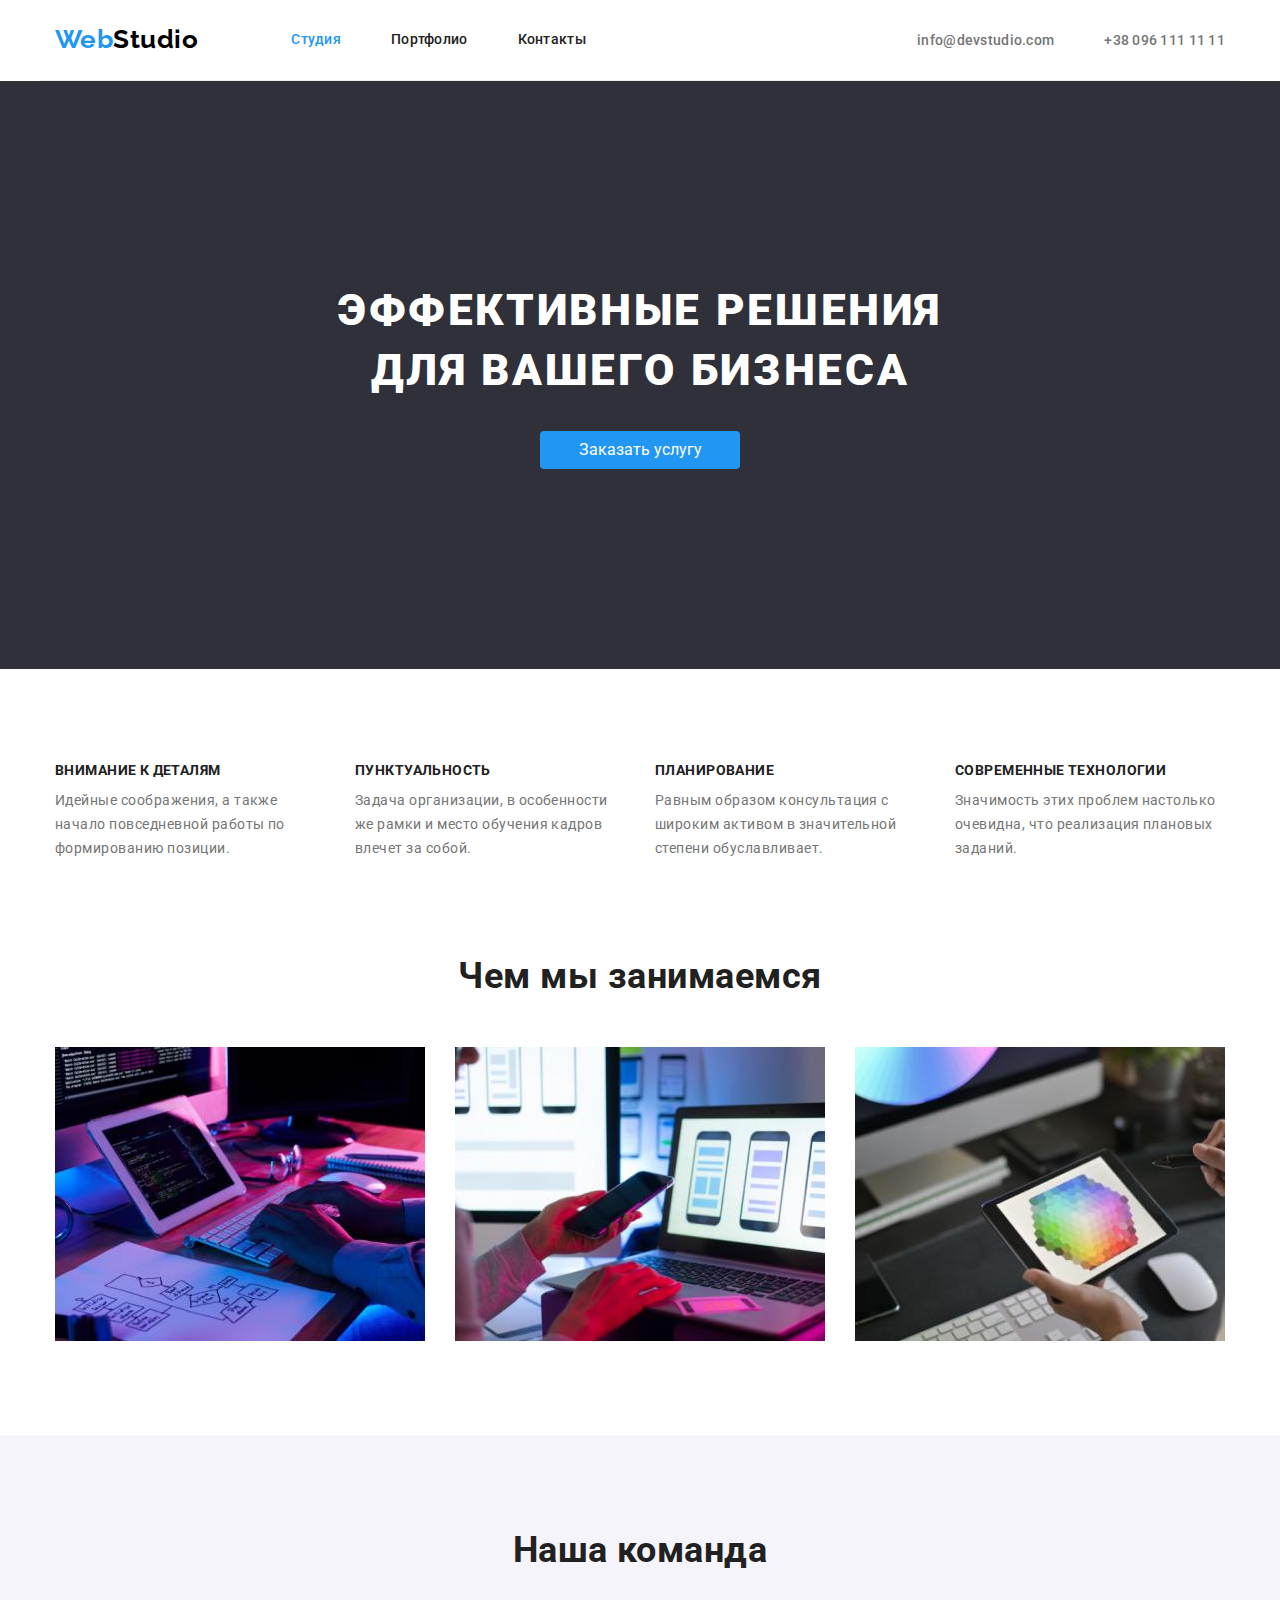
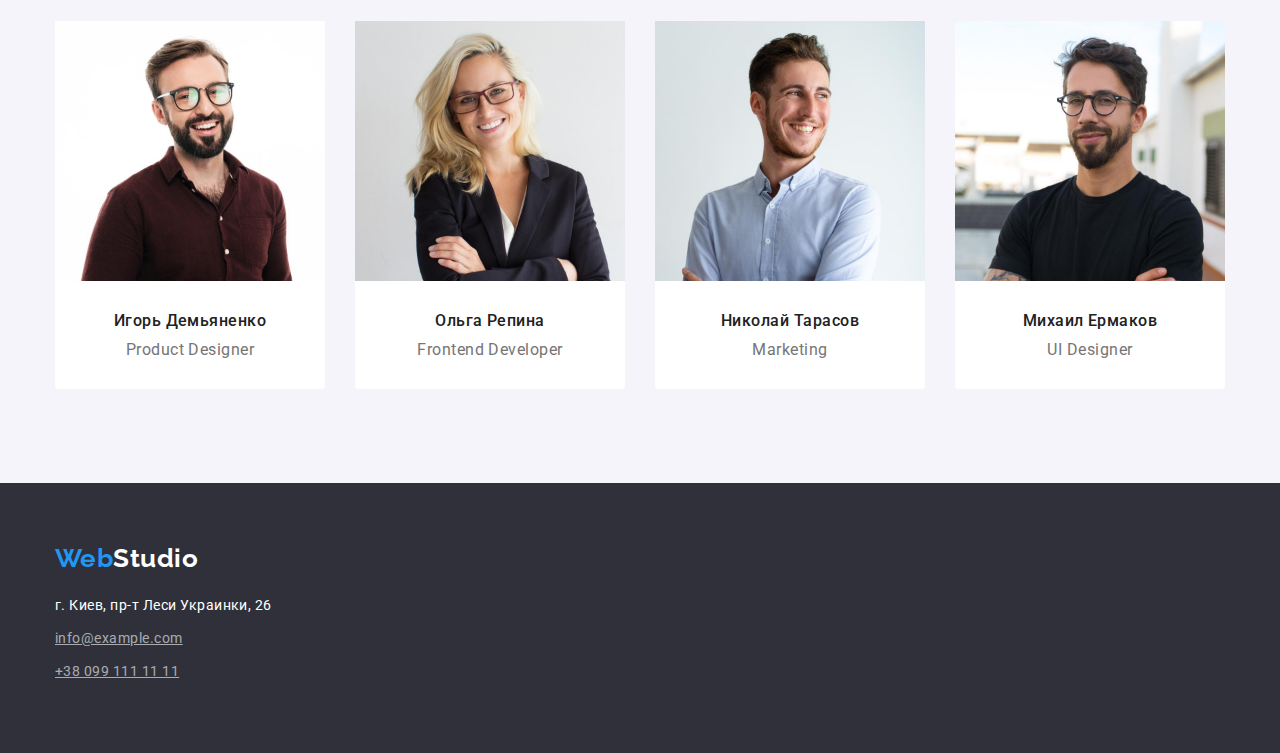
<file: index.html>
<!DOCTYPE html>
<html lang="ru">
<head>
    <meta charset="UTF-8">
    <meta http-equiv="X-UA-Compatible" content="IE=edge">
    <meta name="viewport" content="width=device-width, initial-scale=1.0">
    <title>Студия</title>
    <link rel="preconnect" href="https://fonts.gstatic.com">
    <link href="https://fonts.googleapis.com/css2?family=Raleway:wght@700&family=Roboto:wght@400;500;700;900&display=swap"
        rel="stylesheet">
    <link rel="stylesheet" href="https://cdnjs.cloudflare.com/ajax/libs/modern-normalize/0.2.0/modern-normalize.min.css">
    <link rel="stylesheet" href="./css/styles.css">
</head>
<body class="page">
    <!--Шапка сайта-->
    <header class="page-header">
      <div class="container">
        <a href="./index.html" class="logo">
            <span class="logo-web">Web</span><span class="logo-header">Studio</span></a>

        <nav>
            <ul class="site-nav list">
                <li class="item"><a href="" class="link current">Студия</a></li>
                <li class="item"><a href="./portfolio.html" class="link">Портфолио</a></li>
                <li class="item"><a href="" class="link">Контакты</a></li>
            </ul>
        </nav>

          <ul class="contacts list">
          <li class="item"><a href="mailto:info@devstudio.com" class="link">info@devstudio.com</a></li>
          <li class="item"><a href="tel:+380961111111" class="link">+38 096 111 11 11</a></li>
        </ul>
      </div>
    </header>
    
    <main>
        <!--Герой-->
        <section class="hero">
            <div class="container">
                <h1 class="hero-title">Эффективные решения для вашего бизнеса</h1>
                <button type="button" class="button">Заказать услугу</button>
            </div>
        </section>
        
        
        <!--О нас-->
        <section class="section">
            <div class="container">
            <h2 class="section-title visually-hidden">О нас</h2>
        
            <ul class="about-us-list list grid">
                <li class="grid-item">
                    <h3 class="title">Внимание к деталям</h3>
                    <p class="text">Идейные соображения, а также начало повседневной работы по формированию позиции.</p>
                </li>
                <li class="grid-item">
                    <h3 class="title">Пунктуальность</h3>
                    <p class="text">Задача организации, в особенности же рамки и место обучения кадров влечет за собой.</p>
                </li>
                <li class="grid-item">
                    <h3 class="title">Планирование</h3>
                    <p class="text">Равным образом консультация с широким активом в значительной степени обуславливает.</p>
                </li>
                <li class="grid-item">
                    <h3 class="title">Современные технологии</h3>
                    <p class="text">Значимость этих проблем настолько очевидна, что реализация плановых заданий.</p>
                </li>
            </ul>
            </div>
        </section>
        
        <!--Чем мы занимаемся-->
        <section class="section no-padding">
            <div class="container">
            <h2 class="section-title">Чем мы занимаемся</h2>
        
            <ul class="work list grid">
                <li class="grid-item">
                    <img src="./images/img1.jpg" alt="веб програмирование" width="370" height="294">
                </li>
                <li class="grid-item">
                    <img src="./images/img2.jpg" alt="мобильний дизайн" width="370" height="294">
                </li>
                <li class="grid-item">
                    <img src="./images/img3.jpg" alt="веб графика" width="370" height="294">
                </li>
            </ul>
            </div>
        </section>
        
        <!--Наша команда-->
        <section class="section team">
            <h2 class="section-title">Наша команда</h2>

            <div class="container">
            <ul class="team-list list grid">
                <li class="grid-item">
                    <img src="./images/team/team1.jpg" alt="фото Игорь Демьяненко" width="270" height="260">
                    <h3 class="title">Игорь Демьяненко</h3>
                    <p class="text">Product Designer</p>
                </li>
                <li class="grid-item">
                    <img src="./images/team/team2.jpg" alt="фото Ольга Репина" width="270" height="260">
                    <h3 class="title">Ольга Репина</h3>
                    <p class="text">Frontend Developer</p>
                </li>
                <li class="grid-item">
                    <img src="./images/team/team3.jpg" alt="фото Николай Тарасов" width="270" height="260">
                    <h3 class="title">Николай Тарасов</h3>
                    <p class="text">Marketing</p>
                </li>
                <li class="grid-item">
                    <img src="./images/team/team4.jpg" alt="фото Михаил Ермаков" width="270" height="260">
                    <h3 class="title">Михаил Ермаков</h3>
                    <p class="text">UI Designer</p>
                </li>
            </ul>
            </div>
        </section>
    </main>

    <!--Футер-->
    <footer class="footer">
        <div class="container">
        <a href="./index.html" class="logo">
            <span class="logo-web">Web</span><span class="logo-footer">Studio</span></a>

        <address class="adress">г. Киев, пр-т Леси Украинки, 26</address>
        <ul class="list">
            <li><a href="mailto:info@example.com" class="link contacts">info@example.com</a></li>
            <li><a href="tel:+380991111111" class="link contacts">+38 099 111 11 11</a></li>
        </ul>
        </div>

    </footer>
    
</body>
</html>
</file>
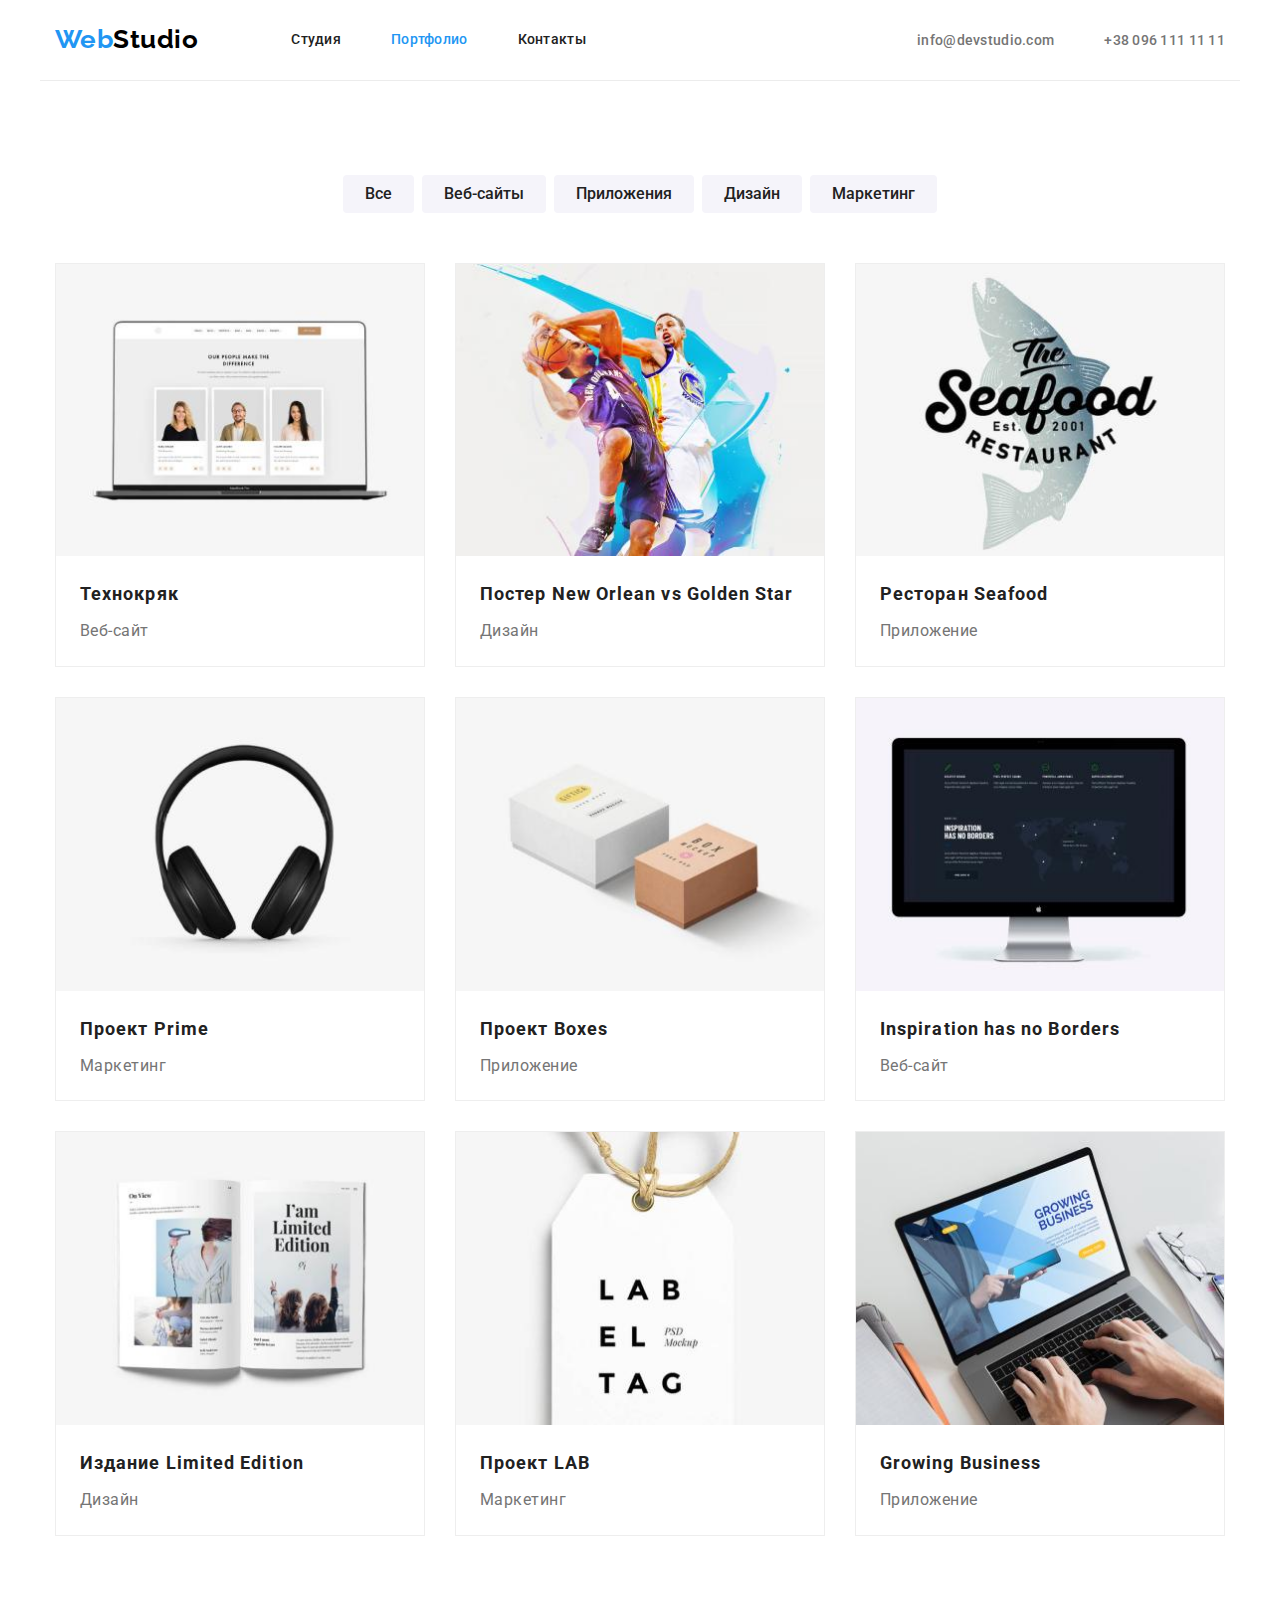
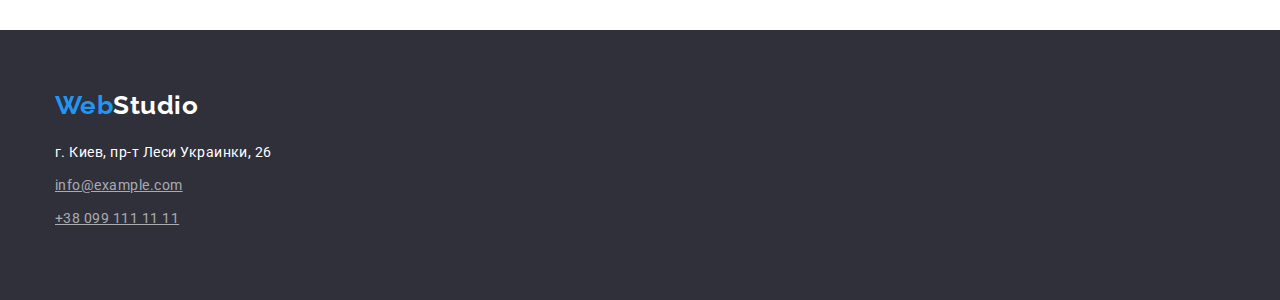
<file: portfolio.html>
<!DOCTYPE html>
<html lang="ru">

<head>
    <meta charset="UTF-8">
    <meta http-equiv="X-UA-Compatible" content="IE=edge">
    <meta name="viewport" content="width=device-width, initial-scale=1.0">
    <title>Портфолио</title>
    <link rel="preconnect" href="https://fonts.gstatic.com">
    <link href="https://fonts.googleapis.com/css2?family=Raleway:wght@700&family=Roboto:wght@400;500;700;900&display=swap"
        rel="stylesheet">
    <link rel="stylesheet" href="https://cdnjs.cloudflare.com/ajax/libs/modern-normalize/0.2.0/modern-normalize.min.css">
    <link rel="stylesheet" href="./css/styles.css">
</head>

<body class="page">
    <!--Шапка сайта-->
    <header class="page-header">
        <div class="container">
        <a href="./index.html" class="logo">
            <span class="logo-web">Web</span><span class="logo-header">Studio</span></a>

        <nav>
            <ul class="site-nav list">
                <li class="item"><a href="./index.html" class="link">Студия</a></li>
                <li class="item"><a href="./portfolio.html" class="link current">Портфолио</a></li>
                <li class="item"><a href="" class="link">Контакты</a></li>
            </ul>
        </nav>

        <ul class="contacts list">
            <li class="item"><a href="mailto:info@devstudio.com" class="link">info@devstudio.com</a></li>
            <li class="item"><a href="tel:+380961111111" class="link">+38 096 111 11 11</a></li>
        </ul>
        </div>
    </header>

    <main class="portfolio">
        <!--Портфолио-->
        <section class="section">
            <div class="container">
            <h1 class="visually-hidden">Портфолио</h1>

            <ul class="portfolio-nav list">
                <li class="item"><button type="button" class="button">Все</button></li>
                <li class="item"><button type="button" class="button">Веб-сайты</button></li>
                <li class="item"><button type="button" class="button">Приложения</button></li>
                <li class="item"><button type="button" class="button">Дизайн</button></li>
                <li class="item"><button type="button" class="button">Маркетинг</button></li>
            </ul>

            <ul class="portfolio-list list grid">
                <li class="grid-item">
                    <a href="" class="works">
                    <img src="./images/portfolio/img-1.jpg" alt="Веб-сайт" width="370" height="294">
                    <h2 class="title">Технокряк</h2>
                    <p class="text">Веб-сайт</p></a>
                </li>
                <li class="grid-item">
                    <a href="" class="works">
                    <img src="./images/portfolio/img-2.jpg" alt="Дизайн" width="370" height="294">
                    <h2 class="title">Постер New Orlean vs Golden Star</h2>
                    <p class="text">Дизайн</p></a>
                </li>
                <li class="grid-item">
                    <a href="" class="works">
                    <img src="./images/portfolio/img-3.jpg" alt="Приложение" width="370" height="294">
                    <h2 class="title">Ресторан Seafood</h2>
                    <p class="text">Приложение</p></a>
                </li>
                <li class="grid-item">
                    <a href="" class="works">
                    <img src="./images/portfolio/img-4.jpg" alt="Маркетинг" width="370" height="294">
                    <h2 class="title">Проект Prime</h2>
                    <p class="text">Маркетинг</p></a>
                </li>
                <li class="grid-item">
                    <a href="" class="works">
                    <img src="./images/portfolio/img-5.jpg" alt="Приложение" width="370" height="294">
                    <h2 class="title">Проект Boxes</h2>
                    <p class="text">Приложение</p></a>
                </li>
                <li class="grid-item">
                    <a href="" class="works">
                    <img src="./images/portfolio/img-6.jpg" alt="Веб-сайт" width="370" height="294">
                    <h2 class="title">Inspiration has no Borders</h2>
                    <p class="text">Веб-сайт</p></a>
                </li>
                <li class="grid-item">
                    <a href="" class="works">
                    <img src="./images/portfolio/img-7.jpg" alt="Дизайн" width="370" height="294">
                    <h2 class="title">Издание Limited Edition</h2>
                    <p class="text">Дизайн</p></a>
                </li>
                <li class="grid-item">
                    <a href="" class="works">
                    <img src="./images/portfolio/img-8.jpg" alt="Маркетинг" width="370" height="294">
                    <h2 class="title">Проект LAB</h2>
                    <p class="text">Маркетинг</p></a>
                </li>
                <li class="grid-item">
                    <a href="" class="works">
                    <img src="./images/portfolio/img-9.jpg" alt="Приложение" width="370" height="294">
                    <h2 class="title">Growing Business</h2>
                    <p class="text">Приложение</p></a>
                </li>
            </ul>
            </div>
        </section>
    </main>

    <!--Футер-->
    <footer class="footer">
        <div class="container">
        <a href="./index.html" class="logo">
            <span class="logo-web">Web</span><span class="logo-footer">Studio</span></a>

        <address class="adress">г. Киев, пр-т Леси Украинки, 26</address>
        <ul class="list">
            <li><a href="mailto:info@example.com" class="link contacts">info@example.com</a></li>
            <li><a href="tel:+380991111111" class="link contacts">+38 099 111 11 11</a></li>
        </ul>
        </div>

    </footer>

</body>

</html>
</file>
<file: css/styles.css>
:root {
  --primary-text-color: #757575;
  --title-text-color: #212121;
  --accent-color: #2196f3;
  --primary-white-color: #ffffff;
  --bg-color: #f5f4fa;
  --bg-footer-color: #2f303a;
  --text-footer-color: rgba(255, 255, 255, 0.6);
  --logo-black-color: #000000;
  --border-header-color: #ececec;
  --border-container-color: #eeeeee;
  --grid-item: 2;
}

html {
  box-sizing: border-box;
}

*,
*::before,
*::after {
  box-sizing: inherit;
}

.visually-hidden {
  position: absolute !important;
  clip: rect(1px 1px 1px 1px);
  clip: rect(1px, 1px, 1px, 1px);
  padding: 0 !important;
  border: 0 !important;
  height: 1px !important;
  width: 1px !important;
  overflow: hidden;
}

img {
  display: block;
  max-width: 100%;
  height: auto;
}

/* стили index.html */

.page {
  background-color: var(--primary-white-color);
  color: var(--primary-text-color);

  font-family: Roboto, sans-serif;
  letter-spacing: 0.03em;
}

.list {
  padding: 0;
  margin: 0;
  list-style: none;
}

.container {
  margin-left: auto;
  margin-right: auto;
  padding-left: 15px;
  padding-right: 15px;
  width: 1200px;
}

.grid {
  display: flex;
  flex-wrap: wrap;
  margin-left: -30px;
  margin-top: -30px;
}

.grid-item {
  flex-basis: calc((100% - 30px * var(--grid-item)) / var(--grid-item));
  margin-left: 30px;
  margin-top: 30px;
}

/* logo */

.logo {
  font-family: Raleway, sans-serif;
  font-weight: 700;
  font-size: 26px;
  line-height: 1.2;
  text-decoration: none;
}

.logo-web {
  color: var(--accent-color);
}

.logo .logo-header {
  color: var(--logo-black-color);
}

.footer .logo-footer {
  color: var(--primary-white-color);
}

/* page-header */

.page-header .container {
  display: flex;
  align-items: center;
  border-bottom: 1px solid var(--border-header-color);
}

/* site-nav */

.site-nav {
  display: flex;
  margin-left: 93px;
}

.site-nav .item:not(:last-child) {
  margin-right: 50px;
}

.site-nav .link {
  display: block;
  padding-top: 32px;
  padding-bottom: 32px;

  color: var(--title-text-color);
  font-weight: 500;
  font-size: 14px;
  line-height: 1.14;
  letter-spacing: 0.02em;
  text-decoration: none;
}

.site-nav .link:hover,
.site-nav .link:focus {
  color: var(--accent-color);
}

.site-nav .link.current {
  color: var(--accent-color);
}

/* contacts */

.contacts {
  display: flex;
  margin-left: auto;
}

.contacts .item:not(:last-child) {
  margin-right: 50px;
}

.contacts .link {
  color: var(--primary-text-color);

  font-weight: 500;
  font-size: 14px;
  line-height: 1.14;
  letter-spacing: 0.02em;
  text-decoration: none;
}

.contacts .link:hover,
.contacts .link:focus {
  color: var(--accent-color);
}

/* hero */

.hero {
  text-align: center;
  background-color: var(--bg-footer-color);
}

.hero .container {
  padding-top: 200px;
  padding-bottom: 200px;
}

.hero-title {
  margin-left: auto;
  margin-right: auto;
  margin-top: 0;
  margin-bottom: 30px;
  max-width: 700px;

  color: var(--primary-white-color);

  font-weight: 900;
  font-size: 44px;
  line-height: 1.36;
  text-align: center;
  letter-spacing: 0.06em;
  text-transform: uppercase;
}

.hero .button {
  border: 0;
  padding: 10px 32px;
  min-width: 200px;
}

/* section */

.section {
  padding-top: 94px;
  padding-bottom: 94px;
}

.section.no-padding {
  padding-top: 0;
}

.section-title {
  margin-top: 0;
  margin-bottom: 50px;
  color: var(--title-text-color);

  font-weight: 700;
  font-size: 36px;
  line-height: 1.17;
  text-align: center;
}

/* about us */

.about-us-list {
  --grid-item: 4;
}

.about-us-list .title {
  margin-top: 0;
  margin-bottom: 10px;
  color: var(--title-text-color);

  font-weight: 700;
  font-size: 14px;
  line-height: 1.14;
  letter-spacing: 0.03em;
  text-transform: uppercase;
}

.about-us-list .text {
  margin-top: 0;
  margin-bottom: 0;

  font-size: 14px;
  line-height: 1.71;
}

/* work */

.work {
  --grid-item: 3;
}

/* team */

.team-list .title {
  margin-top: 30px;
  margin-bottom: 10px;
  color: var(--title-text-color);

  font-weight: 500;
  font-size: 16px;
  line-height: 1.19;
  text-align: center;
}

.team-list .text {
  margin-top: 0;
  margin-bottom: 30px;
  font-size: 16px;
  line-height: 1.19;
  text-align: center;
}

.team-list .grid-item {
  border-radius: 0px 0px 4px 4px;
  background-color: var(--primary-white-color);
}

.team {
  --grid-item: 4;
  background-color: var(--bg-color);
}

/* button */

.button {
  color: var(--primary-white-color);
  background-color: var(--accent-color);
  cursor: pointer;
  font-family: inherit;
  border-radius: 4px;
  text-align: center;
}

/* footer */

.footer {
  background-color: var(--bg-footer-color);
}

.footer .container {
  padding-top: 60px;
  padding-bottom: 60px;
}

.footer .logo {
  display: block;
  margin-bottom: 20px;
}

.adress {
  margin-bottom: 9px;
  color: var(--primary-white-color);

  font-style: inherit;
  font-size: 14px;
  line-height: 1.71;
}

.contacts.link {
  margin-bottom: 9px;
  color: var(--text-footer-color);

  font-size: 14px;
  line-height: 1.71;
}

.contacts.link:hover,
.contacts.link:focus {
  color: var(--accent-color);
}

/* стили portfolio.html */

/* portfolio-nav */

.portfolio-nav {
  display: flex;
  margin-bottom: 50px;
  justify-content: center;
}

.portfolio-nav .item:not(:last-child) {
  margin-right: 8px;
}

.portfolio-nav .button {
  padding: 6px 22px;
  border: 0;
  color: var(--title-text-color);
  background-color: var(--bg-color);

  font-weight: 500;
  font-size: 16px;
  line-height: 1.62;
  text-align: center;
}

.portfolio-nav .button:hover,
.portfolio-nav .button:focus {
  color: var(--primary-white-color);
  background-color: var(--accent-color);
}

/* portfolio-list */

.portfolio .portfolio-list {
  --grid-item: 3;
}

.portfolio .grid-item {
  background-color: var(--primary-white-color);
  border: 1px solid var(--border-container-color);
}

.portfolio-list .title {
  padding-left: 24px;
  margin-top: 20px;
  margin-bottom: 4px;
  color: var(--title-text-color);

  font-weight: 700;
  font-size: 18px;
  line-height: 2;
  letter-spacing: 0.06em;
}

.portfolio-list .text {
  padding-left: 24px;
  margin-top: 0;
  margin-bottom: 20px;
  color: var(--primary-text-color);

  font-weight: 400;
  font-size: 16px;
  line-height: 1.87;
}

a.works:active,
a.works:hover,
a.works {
  text-decoration: none;
  color: inherit;
}
</file>
